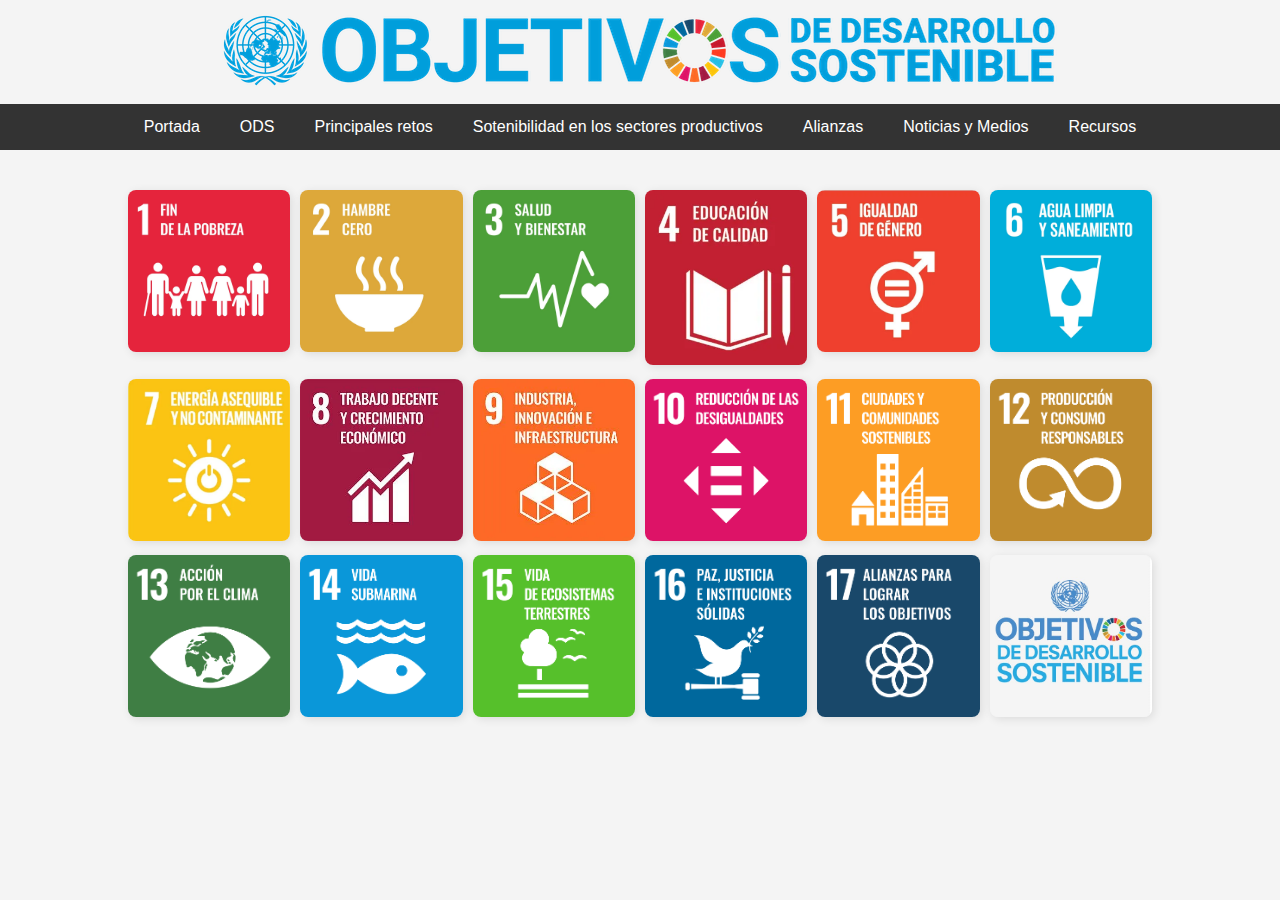
<file: index.html>
<!DOCTYPE html>
<html lang="es">
<head>
    <meta charset="UTF-8">
    <meta name="viewport" content="width=device-width, initial-scale=1.0">
    <title>ODS</title>
    <link rel="stylesheet" href="style.css">

</head>
<body>
    <img src="imagenes/SDG_website_banner_S_100px.png" alt="1" title="1">
    <div class="menu">
        <a href="index.html">Portada</a>
        <a href="ODS-Float.html">ODS</a>
        <a href="principales retos.html">Principales retos</a>
        <a href="sostenibilidad en los sectores productivos.html">Sotenibilidad en los sectores productivos</a>
        <a href="#">Alianzas</a>
        <a href="#">Noticias y Medios</a>
        <a href="#">Recursos</a>
    </div>
    
    
    <div class="gallery">
        
        
        <a href="https://www.pactomundial.org/ods/1-fin-de-la-pobreza/" target="_blank">
        <img src="imagenes/1-fin-de-la-pobreza-2.webp" alt="Imagen 1" title="1">
        </a>
        <a href="https://www.pactomundial.org/ods/2-hambre-cero/" target="_blank">
        <img src="imagenes/2-hambre-cero-2.webp" alt="Imagen 2"title="2">
        </a>
        <a href="https://www.pactomundial.org/ods/3-salud-y-bienestar/" target="_blank">
        <img src="imagenes/2-hambre-cero-3.webp" alt="Imagen 3" title="3">
        </a>
        <a href="https://www.pactomundial.org/ods/4-educacion-de-calidad/" target="_blank">
        <img src="imagenes/ods4-279x300.webp" alt="Imagen 4" title="4">
        </a>
        <a href="https://www.pactomundial.org/ods/5-igualdad-de-genero/" target="_blank">
        <img src="imagenes/S_SDG_Icons-01-05.webp" alt="Imagen 5"title="5">
        </a>
        <a href="https://www.pactomundial.org/ods/6-agua-limpia-y-saneamiento/" target="_blank">
        <img src="imagenes/S_SDG-goals_icons-individual-rgb-06.webp" alt="Imagen 6"title="6">
        </a>
        <a href="https://www.pactomundial.org/ods/7-energia-asequible-y-no-contaminante/" target="_blank">
        <img src="imagenes/S_SDG_Icons-01-07.webp" alt="Imagen 7"title="7">
        </a>
        <a href="https://www.pactomundial.org/ods/8-trabajo-decente-y-crecimiento-economico/" target="_blank">
        <img src="imagenes/8-trabajo-decente-y-crecimiento-economico-3.webp" alt="Imagen 8"title="8">
        </a> 
        <a href="https://www.pactomundial.org/ods/9-industria-innovacion-e-infraestructura/" target="_blank">
        <img src="imagenes/9-industria-innovacion-e-infraestructura-3.webp" alt="Imagen 9"title="9">
        </a>
        <a href="https://www.pactomundial.org/ods/10-reduccion-de-las-desigualdades/" target="_blank">
        <img src="imagenes/2-hambre-cero-10.png" alt="Imagen 10"title="10">
        </a>
        <a href="https://www.pactomundial.org/ods/11-ciudades-y-comunidades-sostenibles/" target="_blank">
        <img src="imagenes/2-hambre-cero-11.png" alt="Imagen 11"title="11">
        </a>
        <a href="https://www.pactomundial.org/ods/12-produccion-y-consumo-responsables/" target="_blank">
        <img src="imagenes/2-hambre-cero-12.png" alt="Imagen 12"title="12">
        </a>
        <a href="https://www.pactomundial.org/ods/13-accion-por-el-clima/" target="_blank">
        <img src="imagenes/2-hambre-cero-13.png" alt="Imagen 13"title="13">
        </a>
        <a href="https://www.pactomundial.org/ods/14-vida-submarina/" target="_blank">
        <img src="imagenes/2-hambre-cero-14.png" alt="Imagen 14"title="14">
        </a>
        <a href="https://www.pactomundial.org/ods/15-vida-de-ecosistemas-terrestres/" target="_blank">
        <img src="imagenes/2-hambre-cero-15.png" alt="Imagen 15"title="15">
        </a>
        <a href="https://www.pactomundial.org/ods/16-paz-justicia-e-instituciones-solidas/" target="_blank">
        <img src="imagenes/2-hambre-cero-16.png" alt="Imagen 16"title="16">
        </a>
        <a href="https://www.pactomundial.org/ods/17-alianzas-para-lograr-los-objetivos/" target="_blank">
        <img src="imagenes/2-hambre-cero-17.png" alt="Imagen 17"title="17">
        </a>
        <a href="https://www.pactomundial.org/que-puedes-hacer-tu/ods/" target="_blank">
        <img src="imagenes/S_SDG_Icons-01-18 (1).jpg" alt="1" title="1">

        </div>
        
</body>
</html>
</file>
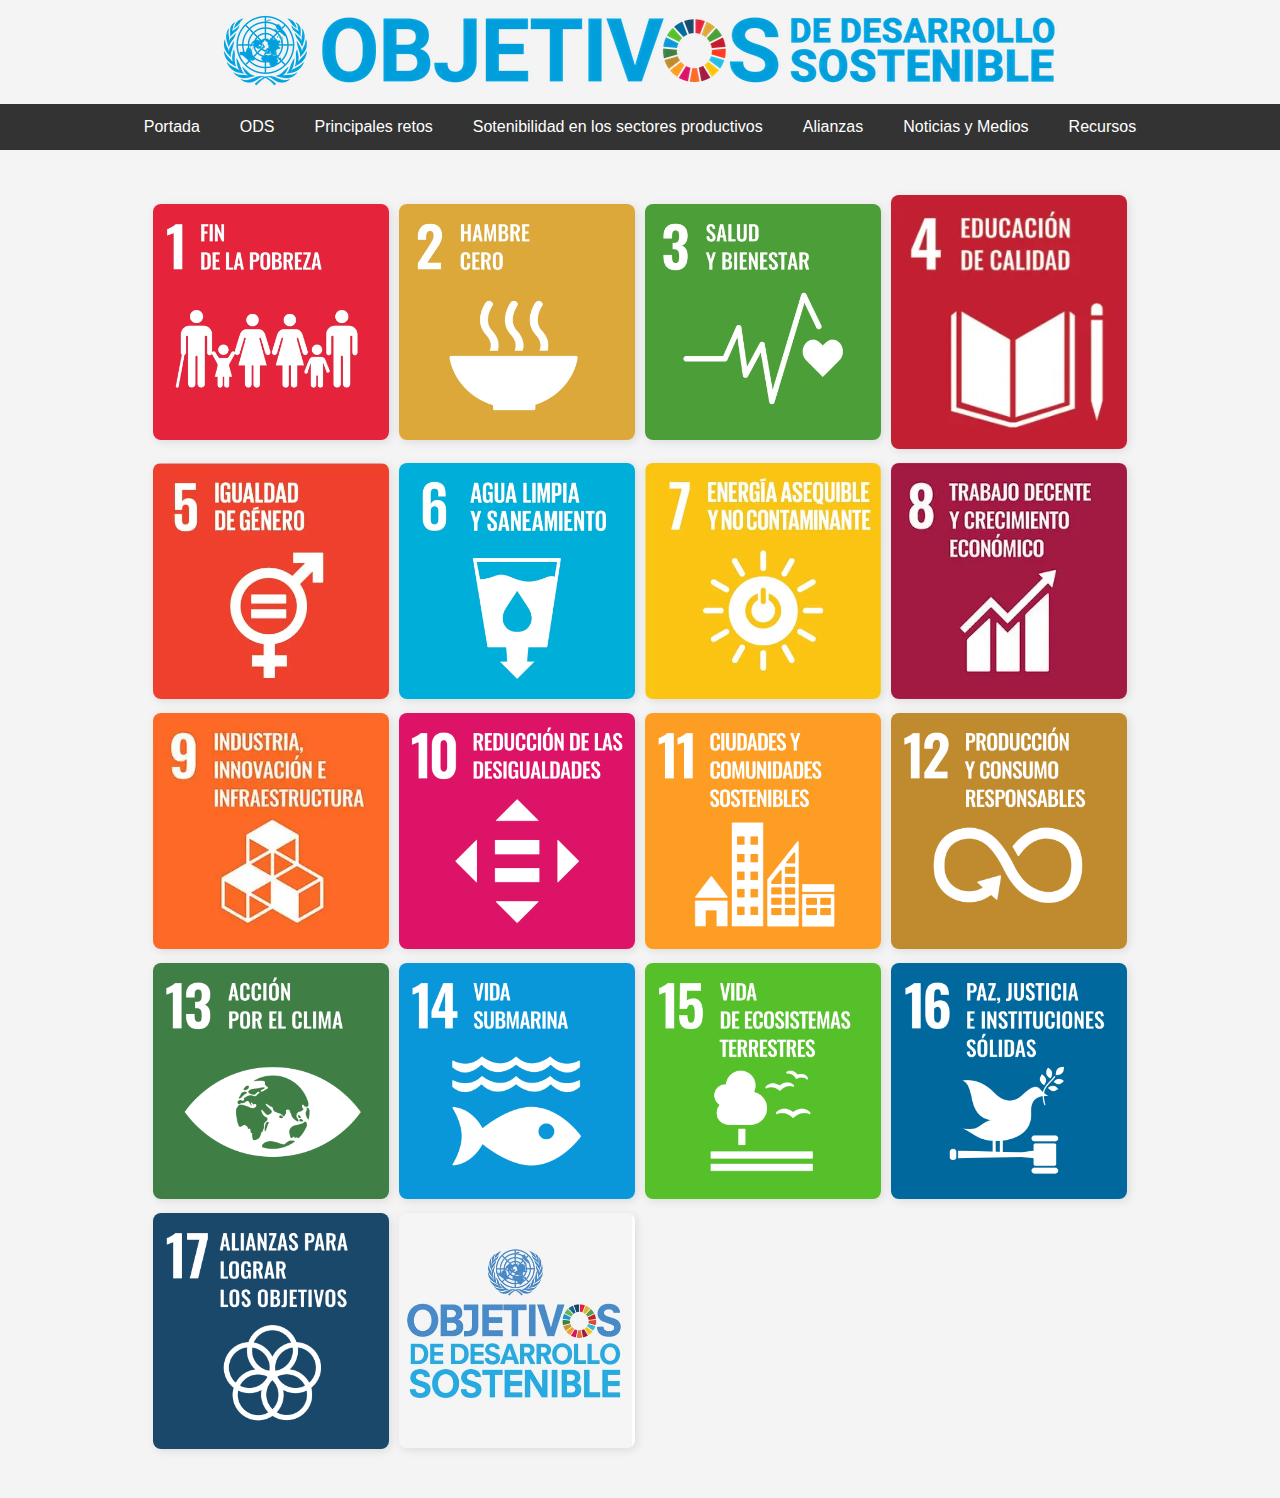
<file: indexconTABLE.html>
<!DOCTYPE html>
<html lang="es">
<head>
    <meta charset="UTF-8">
    <meta name="viewport" content="width=device-width, initial-scale=1.0">
    <title>ODS</title>
    <link rel="stylesheet" href="style.css">
</head>
<body>
    <img src="imagenes/SDG_website_banner_S_100px.png" alt="1" title="1">
    <div class="menu">
        <a href="index.html">Portada</a>
        <a href="ODS-Float.html">ODS</a>
        <a href="principales retos.html">Principales retos</a>
        <a href="sostenibilidad en los sectores productivos.html">Sotenibilidad en los sectores productivos</a>
        <a href="#">Alianzas</a>
        <a href="#">Noticias y Medios</a>
        <a href="#">Recursos</a>
    </div>

    
    <table class="gallery">
        <tr>
            <td><a href="https://www.pactomundial.org/ods/1-fin-de-la-pobreza/" target="_blank"><img src="imagenes/1-fin-de-la-pobreza-2.webp" alt="Imagen 1" title="1"></a></td>
            <td><a href="https://www.pactomundial.org/ods/2-hambre-cero/" target="_blank"><img src="imagenes/2-hambre-cero-2.webp" alt="Imagen 2" title="2"></a></td>
            <td><a href="https://www.pactomundial.org/ods/3-salud-y-bienestar/" target="_blank"><img src="imagenes/2-hambre-cero-3.webp" alt="Imagen 3" title="3"></a></td>
            <td><a href="https://www.pactomundial.org/ods/4-educacion-de-calidad/" target="_blank"><img src="imagenes/ods4-279x300.webp" alt="Imagen 4" title="4"></a></td>
        </tr>
        <tr>
            <td><a href="https://www.pactomundial.org/ods/5-igualdad-de-genero/" target="_blank"><img src="imagenes/S_SDG_Icons-01-05.webp" alt="Imagen 5" title="5"></a></td>
            <td><a href="https://www.pactomundial.org/ods/6-agua-limpia-y-saneamiento/" target="_blank"><img src="imagenes/S_SDG-goals_icons-individual-rgb-06.webp" alt="Imagen 6" title="6"></a></td>
            <td><a href="https://www.pactomundial.org/ods/7-energia-asequible-y-no-contaminante/" target="_blank"><img src="imagenes/S_SDG_Icons-01-07.webp" alt="Imagen 7" title="7"></a></td>
            <td><a href="https://www.pactomundial.org/ods/8-trabajo-decente-y-crecimiento-economico/" target="_blank"><img src="imagenes/8-trabajo-decente-y-crecimiento-economico-3.webp" alt="Imagen 8" title="8"></a></td>
        </tr>
        <tr>
            <td><a href="https://www.pactomundial.org/ods/9-industria-innovacion-e-infraestructura/" target="_blank"><img src="imagenes/9-industria-innovacion-e-infraestructura-3.webp" alt="Imagen 9" title="9"></a></td>
            <td><a href="https://www.pactomundial.org/ods/10-reduccion-de-las-desigualdades/" target="_blank"><img src="imagenes/2-hambre-cero-10.png" alt="Imagen 10" title="10"></a></td>
            <td><a href="https://www.pactomundial.org/ods/11-ciudades-y-comunidades-sostenibles/" target="_blank"><img src="imagenes/2-hambre-cero-11.png" alt="Imagen 11" title="11"></a></td>
            <td><a href="https://www.pactomundial.org/ods/12-produccion-y-consumo-responsables/" target="_blank"><img src="imagenes/2-hambre-cero-12.png" alt="Imagen 12" title="12"></a></td>
        </tr>
        <tr>
            <td><a href="https://www.pactomundial.org/ods/13-accion-por-el-clima/" target="_blank"><img src="imagenes/2-hambre-cero-13.png" alt="Imagen 13" title="13"></a></td>
            <td><a href="https://www.pactomundial.org/ods/14-vida-submarina/" target="_blank"><img src="imagenes/2-hambre-cero-14.png" alt="Imagen 14" title="14"></a></td>
            <td><a href="https://www.pactomundial.org/ods/15-vida-de-ecosistemas-terrestres/" target="_blank"><img src="imagenes/2-hambre-cero-15.png" alt="Imagen 15" title="15"></a></td>
            <td><a href="https://www.pactomundial.org/ods/16-paz-justicia-e-instituciones-solidas/" target="_blank"><img src="imagenes/2-hambre-cero-16.png" alt="Imagen 16" title="16"></a></td>
        </tr>
        <tr>
            <td ><a href="https://www.pactomundial.org/ods/17-alianzas-para-lograr-los-objetivos/" target="_blank"><img src="imagenes/2-hambre-cero-17.png" alt="Imagen 17" title="17"></a></td>
            <td ><a href="https://www.pactomundial.org/que-puedes-hacer-tu/ods/" target="_blank"><img src="imagenes/S_SDG_Icons-01-18 (1).jpg" alt="1" title="1"></a></td>
        </tr>
        <tr>
            
        </tr>
    </table>
</body>
</html>
</file>
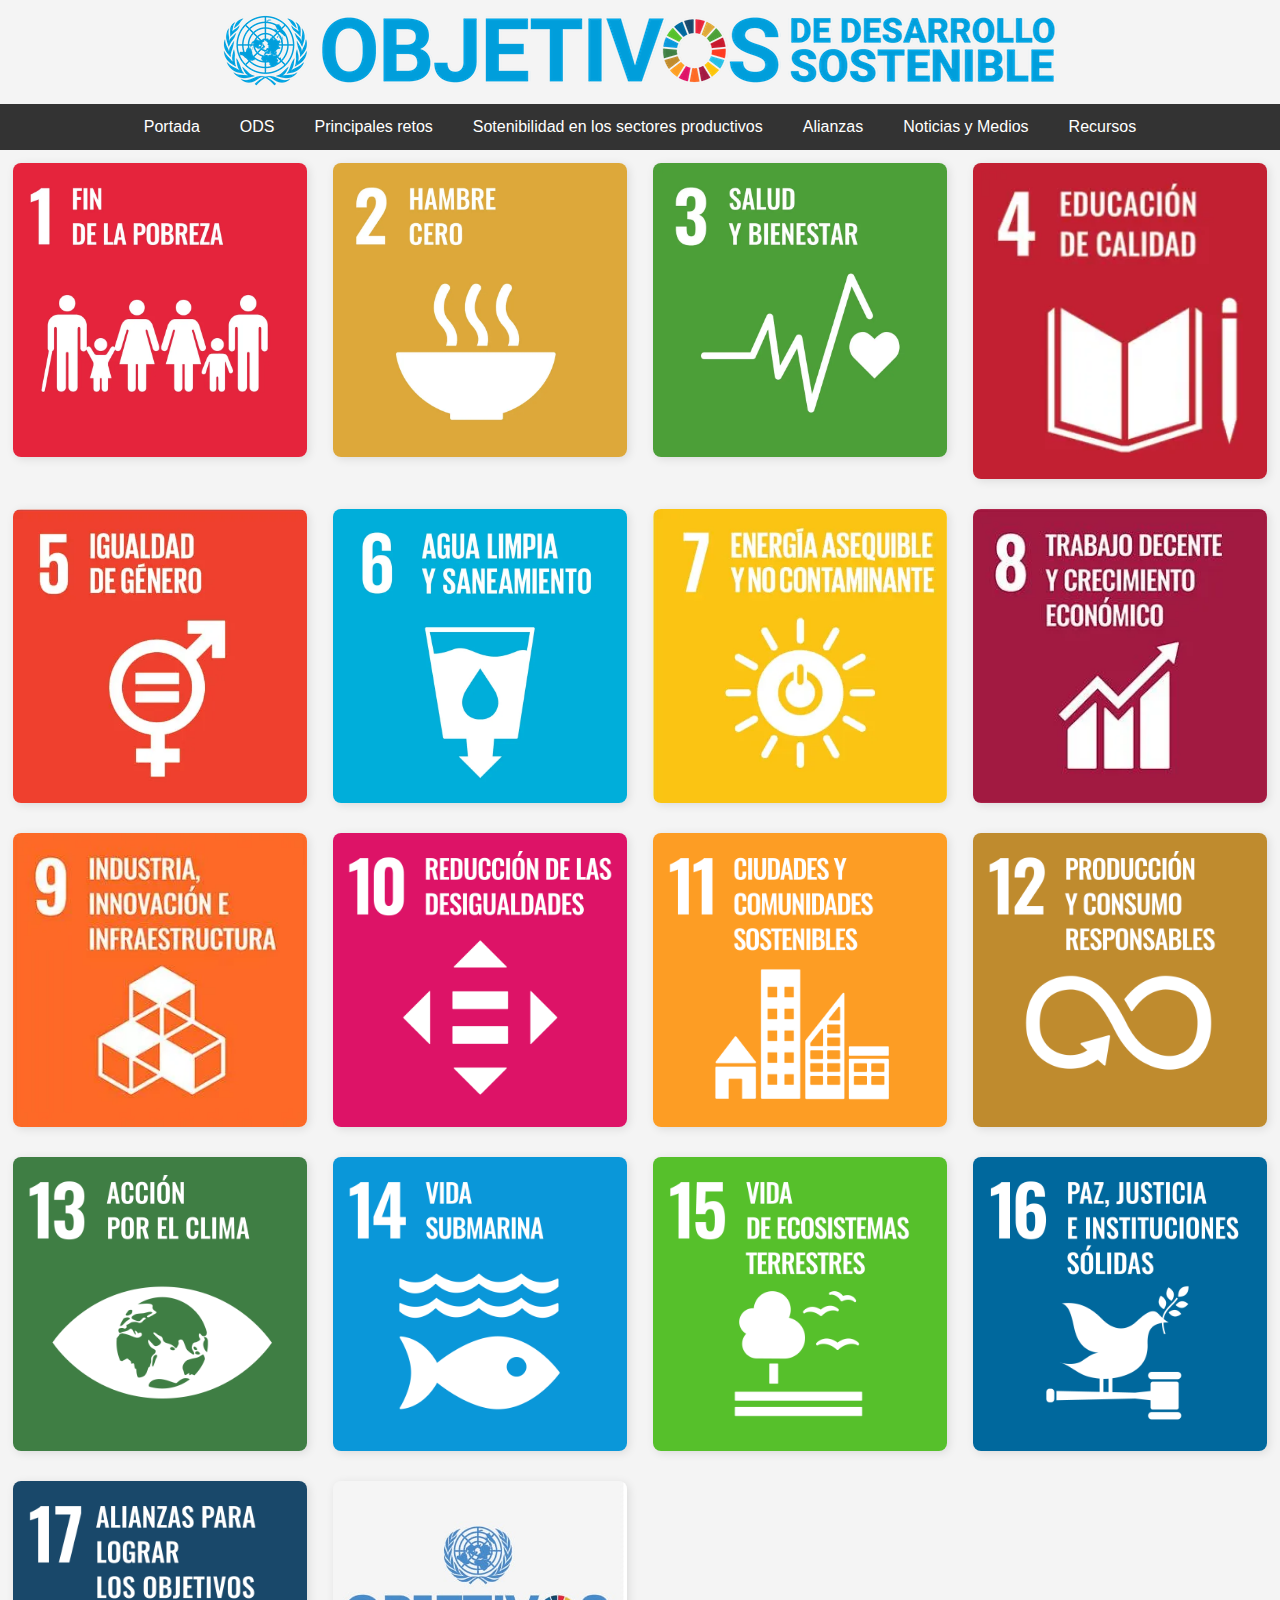
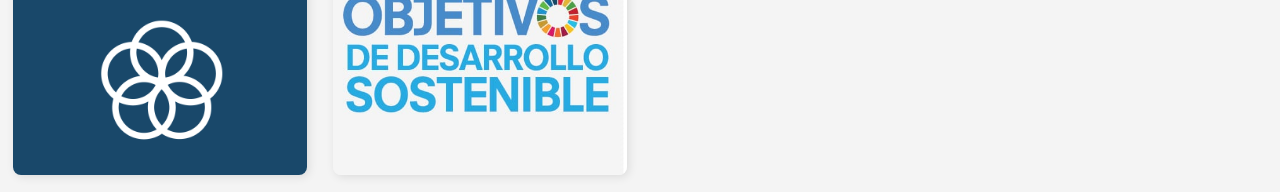
<file: ODS-Float.html>
<!DOCTYPE html>
<html lang="es">
<head>
    <meta charset="UTF-8">
    <meta name="viewport" content="width=device-width, initial-scale=1.0">
    <title>ODS</title>
    <link rel="stylesheet" href="style.css">

</head>
<body>
    <img src="imagenes/SDG_website_banner_S_100px.png" alt="1" title="1">
    <div class="menu">
        <a href="index.html">Portada</a>
        <a href="ODS-Float.html">ODS</a>
        <a href="principales retos.html">Principales retos</a>
        <a href="sostenibilidad en los sectores productivos.html">Sotenibilidad en los sectores productivos</a>
        <a href="#">Alianzas</a>
        <a href="#">Noticias y Medios</a>
        <a href="#">Recursos</a>
    </div>
    
    
    <div class="galleryy">
        
        
        <a href="https://www.pactomundial.org/que-puedes-hacer-tu/ods/" target="_blank">
        <img src="imagenes/1-fin-de-la-pobreza-2.webp" alt="Imagen 1" title="1">
        </a>
        <a href="https://www.pactomundial.org/que-puedes-hacer-tu/ods/" target="_blank">
        <img src="imagenes/2-hambre-cero-2.webp" alt="Imagen 2"title="2">
        </a>
        <a href="https://www.pactomundial.org/que-puedes-hacer-tu/ods/" target="_blank">
        <img src="imagenes/2-hambre-cero-3.webp" alt="Imagen 3" title="3">
        </a>
        <a href="https://www.pactomundial.org/que-puedes-hacer-tu/ods/" target="_blank">
        <img src="imagenes/ods4-279x300.webp" alt="Imagen 4" title="4">
        </a>
        <a href="https://www.pactomundial.org/que-puedes-hacer-tu/ods/" target="_blank">
        <img src="imagenes/S_SDG_Icons-01-05.webp" alt="Imagen 5"title="5">
        </a>
        <a href="https://www.pactomundial.org/que-puedes-hacer-tu/ods/" target="_blank">
        <img src="imagenes/S_SDG-goals_icons-individual-rgb-06.webp" alt="Imagen 6"title="6">
        </a>
        <a href="https://www.pactomundial.org/que-puedes-hacer-tu/ods/" target="_blank">
        <img src="imagenes/S_SDG_Icons-01-07.webp" alt="Imagen 7"title="7">
        </a>
        <a href="https://www.pactomundial.org/que-puedes-hacer-tu/ods/" target="_blank">
        <img src="imagenes/8-trabajo-decente-y-crecimiento-economico-3.webp" alt="Imagen 8"title="8">
        </a> 
        <a href="https://www.pactomundial.org/que-puedes-hacer-tu/ods/" target="_blank">
        <img src="imagenes/9-industria-innovacion-e-infraestructura-3.webp" alt="Imagen 9"title="9">
        </a>
        <a href="https://www.pactomundial.org/que-puedes-hacer-tu/ods/" target="_blank">
        <img src="imagenes/2-hambre-cero-10.png" alt="Imagen 10"title="10">
        </a>
        <a href="https://www.pactomundial.org/que-puedes-hacer-tu/ods/" target="_blank">
        <img src="imagenes/2-hambre-cero-11.png" alt="Imagen 11"title="11">
        </a>
        <a href="https://www.pactomundial.org/que-puedes-hacer-tu/ods/" target="_blank">
        <img src="imagenes/2-hambre-cero-12.png" alt="Imagen 12"title="12">
        </a>
        <a href="https://www.pactomundial.org/que-puedes-hacer-tu/ods/" target="_blank">
        <img src="imagenes/2-hambre-cero-13.png" alt="Imagen 13"title="13">
        </a>
        <a href="https://www.pactomundial.org/que-puedes-hacer-tu/ods/" target="_blank">
        <img src="imagenes/2-hambre-cero-14.png" alt="Imagen 14"title="14">
        </a>
        <a href="https://www.pactomundial.org/que-puedes-hacer-tu/ods/" target="_blank">
        <img src="imagenes/2-hambre-cero-15.png" alt="Imagen 15"title="15">
        </a>
        <a href="https://www.pactomundial.org/que-puedes-hacer-tu/ods/" target="_blank">
        <img src="imagenes/2-hambre-cero-16.png" alt="Imagen 16"title="16">
        </a>
        <a href="https://www.pactomundial.org/que-puedes-hacer-tu/ods/" target="_blank">
        <img src="imagenes/2-hambre-cero-17.png" alt="Imagen 17"title="17">
        </a>
        <a href="https://www.pactomundial.org/que-puedes-hacer-tu/ods/" target="_blank">
        <img src="imagenes/S_SDG_Icons-01-18 (1).jpg" alt="1" title="1">

    </div>
</body>
</html>
</file>
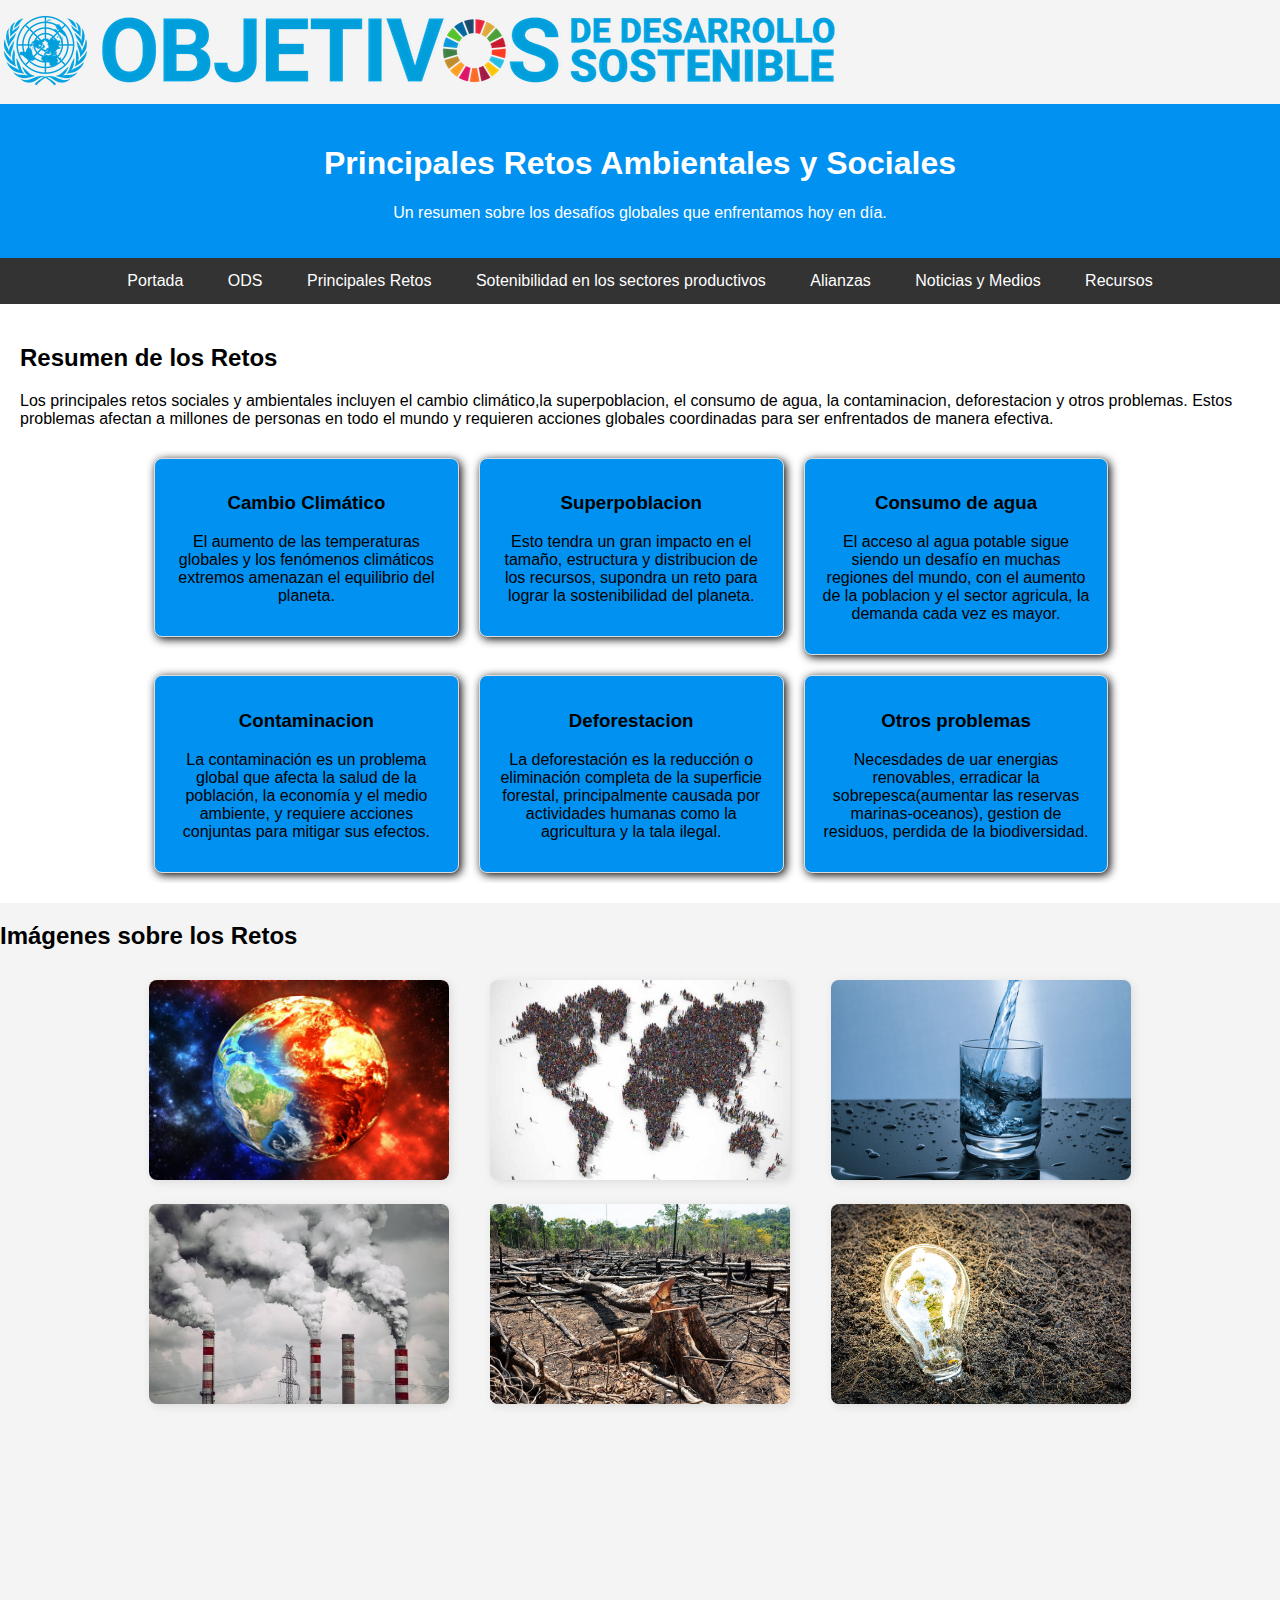
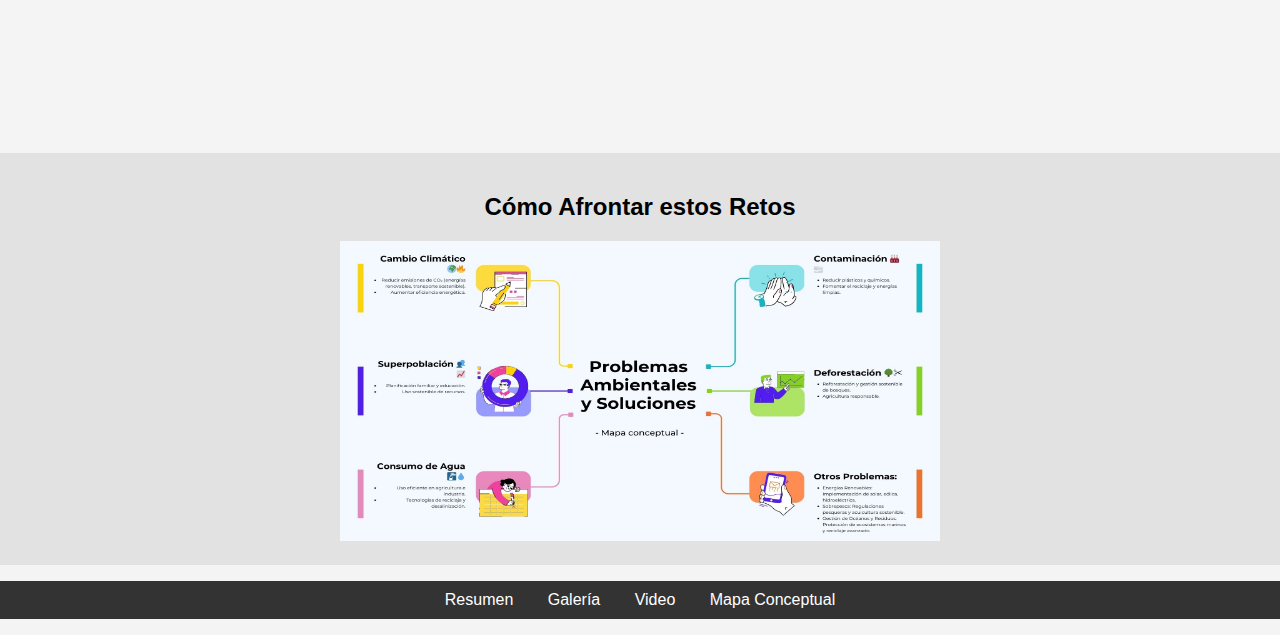
<file: principales retos.html>
<!DOCTYPE html>
<html lang="es">
<head>
    <meta charset="UTF-8">
    <meta name="viewport" content="width=device-width, initial-scale=1.0">
    <title>Principales Retos Ambientales y Sociales</title>
    <link rel="stylesheet" href="estilo.css">
</head>
<body>
    <img src="imagenes/SDG_website_banner_S_100px.png" alt="1" title="1">
    <!-- Encabezado principal -->
    <header>
        <h1>Principales Retos Ambientales y Sociales</h1>
        <p>Un resumen sobre los desafíos globales que enfrentamos hoy en día.</p>
    </header>

    <!-- Menú de navegación -->
    <div class="menu">
        <a href="index.html">Portada</a>
        <a href="ODS-Float.html">ODS</a>
        <a href="#">Principales Retos</a>
        <a href="sostenibilidad en los sectores productivos.html">Sotenibilidad en los sectores productivos</a>
        <a href="#">Alianzas</a>
        <a href="#">Noticias y Medios</a>
        <a href="#">Recursos</a>
    </div>

    <!-- Sección de resumen -->
    <section id="resumen">
        <h2>Resumen de los Retos</h2>
        <p>
            Los principales retos sociales y ambientales incluyen el cambio climático,la superpoblacion, el consumo de agua, 
            la contaminacion, deforestacion y otros problemas. Estos problemas afectan a millones de personas en todo el mundo y requieren acciones globales 
            coordinadas para ser enfrentados de manera efectiva.
        </p>
    
        <!-- Contenedor de los retos -->
        <div class="retos-container">
            <div class="reto">
                <h3>Cambio Climático</h3>
                <p>El aumento de las temperaturas globales y los fenómenos climáticos extremos amenazan el equilibrio del planeta.</p>
            </div>
            <div class="reto">
                <h3>Superpoblacion</h3>
                <p>Esto tendra un gran impacto en el tamaño, estructura y distribucion de los recursos, supondra un reto para lograr la sostenibilidad del planeta.</p>
            </div>
            <div class="reto">
                <h3>Consumo de agua</h3>
                <p>El acceso al agua potable sigue siendo un desafío en muchas regiones del mundo, con el aumento de la poblacion y el sector agricula, la demanda cada vez es mayor.</p>
            </div>
            <div class="reto">
                <h3>Contaminacion</h3>
                <p>La contaminación es un problema global que afecta la salud de la población, la economía y el medio ambiente, y requiere acciones conjuntas para mitigar sus efectos.</p>
            </div>
            <div class="reto">
                <h3>Deforestacion</h3>
                <p>La deforestación es la reducción o eliminación completa de la superficie forestal, principalmente causada por actividades humanas como la agricultura y la tala ilegal.</p>
            </div>
            <div class="reto">
                <h3>Otros problemas</h3>
                <p>Necesdades de uar energias renovables, erradicar la sobrepesca(aumentar las reservas marinas-oceanos), gestion de residuos, perdida de la biodiversidad.</p>
            </div>
        </div>
    </section>
    

    <!-- Sección de imágenes -->
    <section id="galeria">
        <h2>Imágenes sobre los Retos</h2>
        <table class="gallery">
            <tr>
                <td><img src="imagenes/cambio-climatico-antropogenico_4253f323_1280x900.jpg" alt="Cambio climático" title="Cambio climático"></td>
                <td><img src="imagenes/mundo-superpoblado.png" alt="Pobreza" title="Pobreza"></td>
                <td><img src="imagenes/agua-de-consumo-humano.jpg" alt="Desigualdad social" title="Desigualdad social"></td>
            </tr>
            <tr>
                <td><img src="imagenes/La-contaminacion-fue-responsable-de-nueve-millones-de-muertes-en-2019.jpg" alt="Acceso a agua" title="Acceso a agua limpia"></td>
                <td><img src="imagenes/deforestación.jpg" alt="Educación" title="Desafíos educativos"></td>
                <td><img src="imagenes/ENAGAS-BIOCOMBUSTIBLES-5.jpg" alt="Salud" title="Desafíos en salud"></td>
            </tr>
        </table>
    </section>

    <!-- Sección de video -->
    <section class="video-container">
    <iframe width="560" height="315" src="https://www.youtube.com/embed/_tIUnAxwr3M?si=cvW9fqVHoFr7a0tu" title="YouTube video player" frameborder="0" allow="accelerometer; autoplay; clipboard-write; encrypted-media; gyroscope; picture-in-picture; web-share" referrerpolicy="strict-origin-when-cross-origin" allowfullscreen></iframe>
    </section>
    <!-- Mapa conceptual -->
    
    <section id="mapa-conceptual">
        <h2>Cómo Afrontar estos Retos</h2>
        <a href="https://www.canva.com/design/DAGfpUN37Vg/OJ6dpWwmIfVuloZ3ewcexg/edit" target="_blank">
        <img width=600px; height="300px" src="imagenes/1.jpg" alt="Mapa conceptual" title="Mapa conceptual">
    
    </section>
    
    <!-- Enlaces de anclaje para desplazarse por la página -->
    <nav>
        <ul>
            <li><a href="#resumen">Resumen</a></li>
            <li><a href="#galeria">Galería</a></li>
            <li><a href="#video">Video</a></li>
            <li><a href="#mapa-conceptual">Mapa Conceptual</a></li>
        </ul>
    </nav>
</body>
</html>
</file>
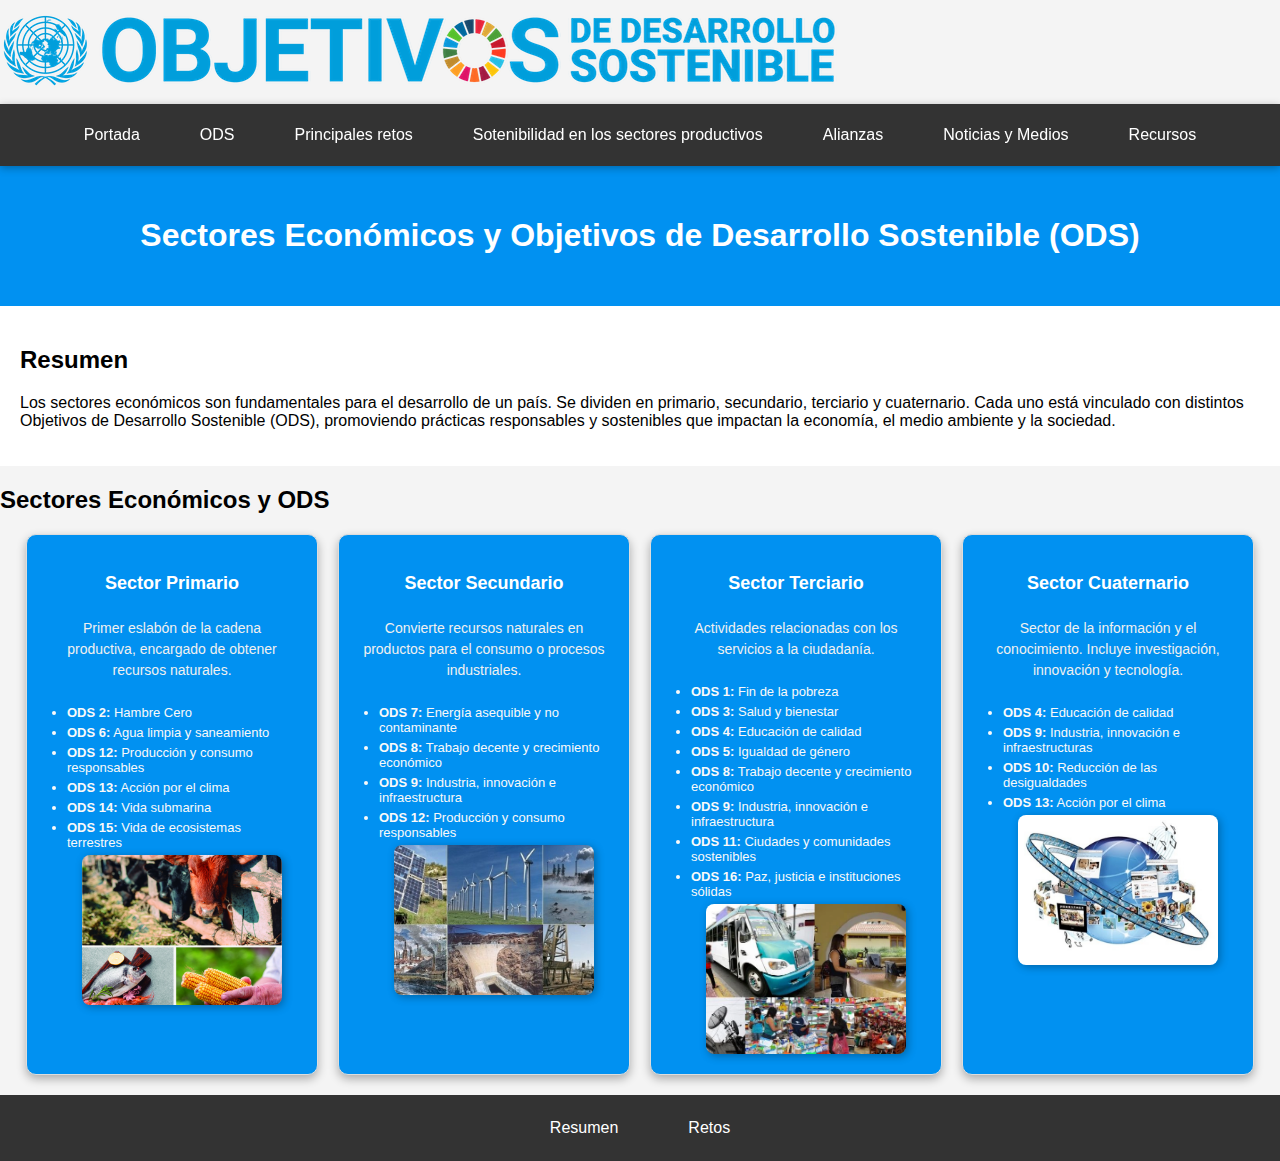
<file: sostenibilidad en los sectores productivos.html>
<!DOCTYPE html>
<html lang="en">
<head>
    <meta charset="UTF-8">
    <meta name="viewport" content="width=device-width, initial-scale=1.0">
    <title>Sotenibilidad en los sectores productivos</title>
    <link rel="stylesheet" href="estilos.css">
    <title>Sotenibilidad en los sectores productivos</title>
</head>
<body>
    
        <img src="imagenes/SDG_website_banner_S_100px.png" alt="1" title="1">
        <div class="menu">
            <a href="index.html">Portada</a>
            <a href="ODS-Float.html">ODS</a>
            <a href="principales retos.html">Principales retos</a>
            <a href="sostenibilidad en los sectores productivos.html">Sotenibilidad en los sectores productivos</a>
            <a href="#">Alianzas</a>
            <a href="#">Noticias y Medios</a>
            <a href="#">Recursos</a>
        </div> 
        <!DOCTYPE html>
<html lang="es">
<head>
    <meta charset="UTF-8">
    <meta name="viewport" content="width=device-width, initial-scale=1.0">
    <title>Sectores Económicos y ODS</title>
    <link rel="stylesheet" href="estilos.css">
</head>
<body>

   

    <!-- Encabezado -->
    <header>
        <h1>Sectores Económicos y Objetivos de Desarrollo Sostenible (ODS)</h1>
    </header>

    <!-- Sección Resumen -->
    <section id="resumen">
        <h2>Resumen</h2>
        <p>Los sectores económicos son fundamentales para el desarrollo de un país. Se dividen en primario, secundario, terciario y cuaternario. Cada uno está vinculado con distintos Objetivos de Desarrollo Sostenible (ODS), promoviendo prácticas responsables y sostenibles que impactan la economía, el medio ambiente y la sociedad.</p>
    </section>

    <!-- Sección de Sectores (Galería adaptada a Retos o Sectores) -->
    <section id="galeria">
        <h2>Sectores Económicos y ODS</h2>
        <div class="retos-container">

            <!-- Sector Primario -->
            <div class="reto">
                <h3>Sector Primario</h3>
                <p>Primer eslabón de la cadena productiva, encargado de obtener recursos naturales.</p>
                <ul>
                    <li><strong>ODS 2:</strong> Hambre Cero</li>
                    <li><strong>ODS 6:</strong> Agua limpia y saneamiento</li>
                    <li><strong>ODS 12:</strong> Producción y consumo responsables</li>
                    <li><strong>ODS 13:</strong> Acción por el clima</li>
                    <li><strong>ODS 14:</strong> Vida submarina</li>
                    <li><strong>ODS 15:</strong> Vida de ecosistemas terrestres</li>
                    <img src="imagenes/sectorPrimario.jpeg" alt="1" title="1" class="imagen-pequena">

                </ul>
            </div>

            <!-- Sector Secundario -->
            <div class="reto">
                <h3>Sector Secundario</h3>
                <p>Convierte recursos naturales en productos para el consumo o procesos industriales.</p>
                <ul>
                    <li><strong>ODS 7:</strong> Energía asequible y no contaminante</li>
                    <li><strong>ODS 8:</strong> Trabajo decente y crecimiento económico</li>
                    <li><strong>ODS 9:</strong> Industria, innovación e infraestructura</li>
                    <li><strong>ODS 12:</strong> Producción y consumo responsables</li>
                    <img src="imagenes/sectorSecundario.jpg" alt="1" title="1" class="imagen-pequena">
                </ul>
            </div>

            <!-- Sector Terciario -->
            <div class="reto">
                <h3>Sector Terciario</h3>
                <p>Actividades relacionadas con los servicios a la ciudadanía.</p>
                <ul>
                    <li><strong>ODS 1:</strong> Fin de la pobreza</li>
                    <li><strong>ODS 3:</strong> Salud y bienestar</li>
                    <li><strong>ODS 4:</strong> Educación de calidad</li>
                    <li><strong>ODS 5:</strong> Igualdad de género</li>
                    <li><strong>ODS 8:</strong> Trabajo decente y crecimiento económico</li>
                    <li><strong>ODS 9:</strong> Industria, innovación e infraestructura</li>
                    <li><strong>ODS 11:</strong> Ciudades y comunidades sostenibles</li>
                    <li><strong>ODS 16:</strong> Paz, justicia e instituciones sólidas</li>
                    <img src="imagenes/sectorTerciario.png" alt="1" title="1" class="imagen-pequena">
                </ul>
            </div>

            <!-- Sector Cuaternario -->
            <div class="reto">
                <h3>Sector Cuaternario</h3>
                <p>Sector de la información y el conocimiento. Incluye investigación, innovación y tecnología.</p>
                <ul>
                    <li><strong>ODS 4:</strong> Educación de calidad</li>
                    <li><strong>ODS 9:</strong> Industria, innovación e infraestructuras</li>
                    <li><strong>ODS 10:</strong> Reducción de las desigualdades</li>
                    <li><strong>ODS 13:</strong> Acción por el clima</li>
                    <img src="imagenes/sectorCUATERNARIO.jpg" alt="1" title="1" class="imagen-pequena">
                        
                </ul>
            </div>    
         <!-- Menú de navegación -->
         <nav>
            <ul>
                <li><a href="#resumen">Resumen</a></li>
                <li><a href="#galeria">Retos</a></li>
            </ul>
        </nav>
</body>
</html>
</file>
<file: style.css>
body {
    font-family: Arial, sans-serif;
    margin: 0;
    padding: 0;
    background-color: #f4f4f4;
    text-align: center;
}
.menu {
    background-color: #333;
    overflow: hidden;
    display: flex;
    justify-content: center;
}
.menu a {
    color: white;
    padding: 14px 20px;
    text-decoration: none;
    display: block;
}
.menu a:hover {
    background-color: #575757;
}
.gallery {
    display: grid;
    grid-template-columns: repeat(auto-fit, minmax(150px, 1fr));
    gap: 10px;
    max-width: 80%;
    margin: auto;
    padding: 20px;
}
.gallery img {
    width: 100%;
    height: auto;
    border-radius: 8px;
    box-shadow: 2px 2px 10px rgba(0, 0, 0, 0.1);
}

/* Galería con Float */
.gallery {
    width: 80%;
    margin: 20px auto;
    overflow: hidden;
}

.galleryy a {
    float: left;
    width: 23%; /* Ajuste para que entren 4 imágenes por fila */
    margin: 1%;
    text-align: center;
}

.galleryy img {
    width: 100%;
    height: auto;
    border-radius: 8px;
    box-shadow: 2px 2px 10px rgba(0, 0, 0, 0.1);
}

/* Asegurar que los elementos siguientes no se vean afectados por el float */
.clearfix::after {
    content: "";
    display: table;
    clear: both;
}

/* Estilos responsivos */
@media (max-width: 600px) {
    .gallery a {
        width: 48%; /* 2 imágenes por fila en pantallas pequeñas */
    }
}

table.gallery {
    width: 80%;
    margin: 20px auto;
    border-collapse: collapse;
}

table.gallery td {
    padding: 5px;
    text-align: center;
}

table.gallery img {
    width: 100%;
    height: auto;
    border-radius: 8px;
    box-shadow: 2px 2px 10px rgba(0, 0, 0, 0.1);
}
</file>
<file: estilo.css>
/* Estilos básicos del cuerpo */
body {
    font-family: Arial, sans-serif;
    margin: 0;
    padding: 0;
    background-color: #f4f4f4;
}

/* Estilos del menú */
.menu {
    background-color: #333;
    overflow: hidden;
    display: block;
    text-align: center;
}

.menu a {
    color: white;
    padding: 14px 20px;
    text-decoration: none;
    display: inline-block;
}

.menu a:hover {
    background-color: #575757;
}

/* Estilo del encabezado */
header {
    text-align: center;
    background-color: #0191f1;
    color: white;
    padding: 20px;
}

/* Estilos de la sección de resumen */
#resumen {
    padding: 20px;
    background-color: #ffffff;
}

/* Estilos de la galería */
#galeria table {
    width: 80%;
    margin: 20px auto;
    border-collapse: collapse;
}

#galeria td {
    padding: 10px;
    text-align: center;
}

#galeria img {
    width: 300px;
    height: 200px;
    border-radius: 8px;
    box-shadow: 2px 2px 10px rgba(0, 0, 0, 0.1);
}

/* Estilo del video */
#video {
    text-align: center;
    padding: 20px;
}

/* Estilo del mapa conceptual */
#mapa-conceptual {
    text-align: center;
    padding: 20px;
    background-color: #e2e2e2;
}

#mapa-conceptual ul {
    list-style-type: none;
    padding: 0;
}

#mapa-conceptual li {
    padding: 10px 0;
}

/* Estilo de los enlaces de anclaje */
nav ul {
    text-align: center;
    list-style-type: none;
    padding: 10px;
    background-color: #333;
}

nav ul li {
    display: inline;
    margin: 0 15px;
}

nav ul li a {
    color: white;
    text-decoration: none;
}

nav ul li a:hover {
    background-color: #575757;
    padding: 5px 10px;
    border-radius: 5px;
}

/* Estilo del contenedor de retos */
.retos-container {
    width: 100%;
    padding-left: 10%;
    margin-top: 20px;
    overflow:hidden; /* Para evitar problemas con el float */
}

/* Estilo de cada reto (mini cuadrado) */
.reto {
    width: 22%;
    background-color: #0191f1;
    padding: 15px;
    margin: 10px;
    float: left; /* Posicionamiento con float */
    text-align: center;
    border-radius: 8px;
    box-shadow: 2px 2px 10px rgb(0, 0, 0);
    border: 1px solid #ddd;
}

/* Asegurar que el contenedor se ajuste bien */
.retos-container::after {
    content: "";
    display: table;
    clear: both;
}

/* Estilo para centrar el video */
.video-container {
    width: 100%;
    display: flex;
    justify-content: center; /* Centra horizontalmente */
    align-items: center; /* Centra verticalmente (si tiene altura definida) */
    margin-top: 20px;
}
</file>
<file: estilos.css>
/* Estilo renovado del menú superior */
.menu {
    background-color: #333;
    display: flex;
    justify-content: center; /* Centra los elementos horizontalmente */
    align-items: center;
    padding: 10px 0;
    box-shadow: 0 2px 8px rgba(0, 0, 0, 0.3); /* Sombra inferior */
    position: sticky; /* Se queda arriba al hacer scroll */
    top: 0;
    z-index: 1000;
}

.menu a {
    color: #fff;
    text-decoration: none;
    padding: 12px 20px;
    margin: 0 10px;
    border-radius: 5px;
    transition: background-color 0.3s ease, transform 0.2s ease;
    font-size: 16px;
}

.menu a:hover {
    background-color: #575757;
    transform: translateY(-2px); /* Efecto sutil al pasar el cursor */
}

/* Ajustes globales */
body {
    font-family: Arial, sans-serif;
    margin: 0;
    padding: 0;
    background-color: #f4f4f4;
}

/* Encabezado */
header {
    text-align: center;
    background-color: #0191f1;
    color: white;
    padding: 30px 20px;
    box-shadow: 0 4px 10px rgba(0, 0, 0, 0.2);
}

/* Sección resumen */
#resumen {
    padding: 20px;
    background-color: #ffffff;
}



.retos-container {
    width: 100%;
    display: flex;
    flex-wrap: wrap;
    justify-content: center;
    gap: 20px;
    margin-top: 20px;
}

.reto {
    width: 250px; /* Tamaño fijo para que todo quede uniforme */
    background-color: #0191f1;
    padding: 20px;
    display: flex;
    flex-direction: column;
    justify-content: flex-start;
    align-items: center;
    border-radius: 10px;
    box-shadow: 0 4px 10px rgba(0, 0, 0, 0.3);
    border: 1px solid #ddd;
    transition: transform 0.3s ease, box-shadow 0.3s ease;
    color: #ffffff; /* Texto blanco */
    text-align: center;
}

.reto:hover {
    transform: scale(1.05);
    box-shadow: 0 6px 15px rgba(0, 0, 0, 0.5);
}

.reto h3 {
    margin-bottom: 10px;
    font-size: 18px;
    color: #fff;
}

.reto p {
    font-size: 14px;
    line-height: 1.5;
    color: #f0f0f0;
}

.reto ul {
    list-style-type: disc;
    margin: 10px 0 0 20px;
    padding: 0;
    text-align: left;
}

.reto ul li {
    margin-bottom: 5px;
    font-size: 13px;
    color: #f9f9f9;
}
/* Estilo de los enlaces de anclaje */
/* Menú de navegación */
nav {
    width: 100%;
    background-color: #333;
    position: relative; /* Si luego quieres que sea fija, cámbialo a fixed o sticky */
    z-index: 1000; /* Para que siempre esté arriba */
}

nav ul {
    display: flex; /* Usamos Flexbox para controlar el contenido */
    justify-content: center; /* Centra los enlaces */
    align-items: center;
    list-style-type: none;
    margin: 0;
    padding: 10px 0;
    width: 100%; /* Asegura que ocupe todo el ancho */
}

nav ul li {
    margin: 0 15px;
}

nav ul li a {
    color: white;
    text-decoration: none;
    padding: 14px 20px;
    display: block; /* Hace que todo el enlace sea clicable */
    transition: background-color 0.3s ease;
}

nav ul li a:hover {
    background-color: #575757;
    border-radius: 5px;
}

.imagen-pequena {
    width: 200px; /* Mismo ancho para todas */
    height: 150px; /* Mismo alto para todas */
    object-fit: cover; /* Recorta si es necesario para mantener el tamaño */
    display: block;
    margin: 0 auto; /* Centra la imagen dentro de su contenedor */
    border-radius: 8px;
    box-shadow: 2px 2px 8px rgba(0, 0, 0, 0.3);
    transition: transform 0.3s ease;
}

.imagen-pequena:hover {
    transform: scale(1.05); /* Efecto de aumento al pasar el ratón */
}
</file>
